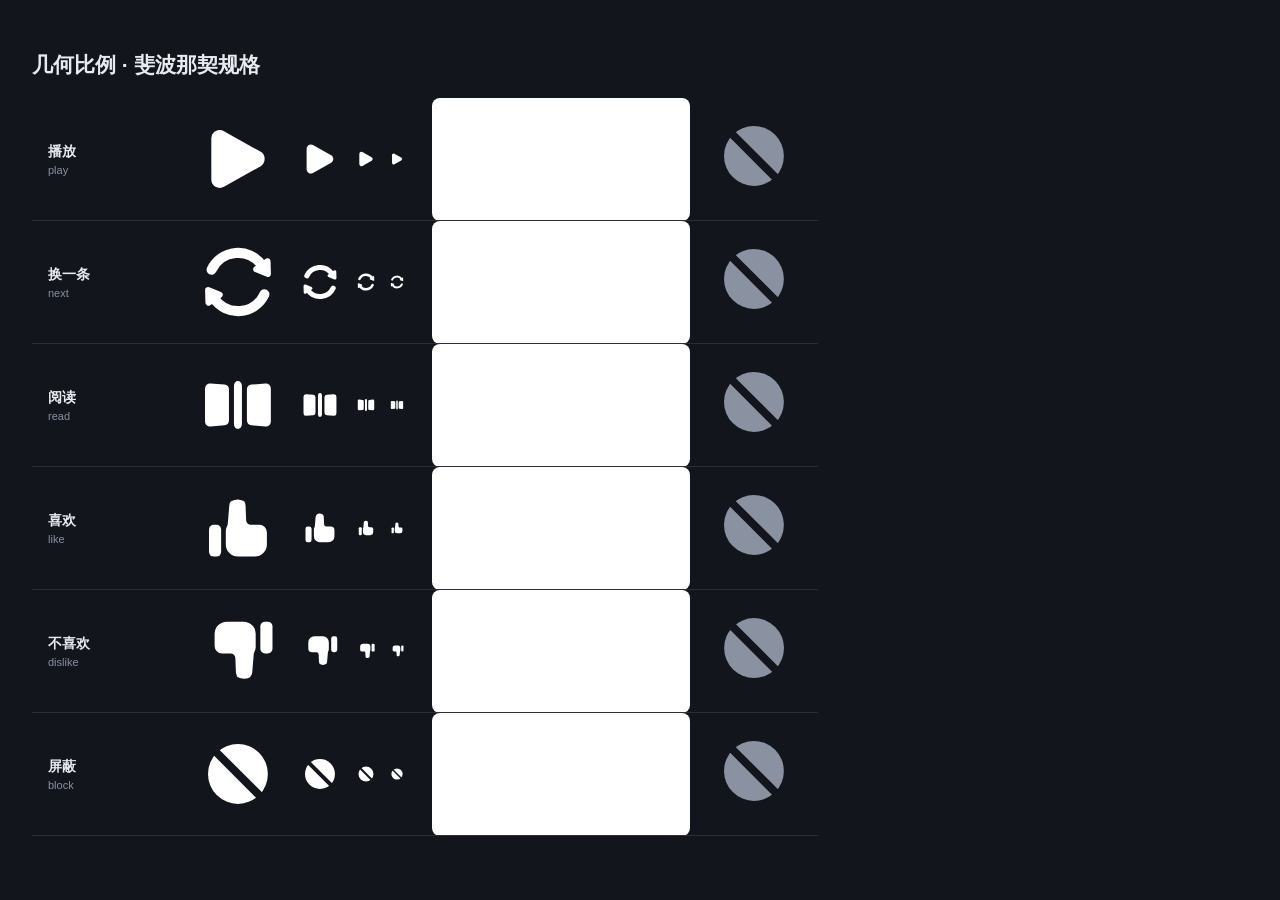
<file: desktop/icons-golden/preview.html>
<!doctype html><html lang="zh-CN"><meta charset="utf-8"><title>几何比例图标预览</title>
<style>body{background:#12151b;color:#e8eaf0;font:14px/1.5 "Segoe UI","Microsoft YaHei",sans-serif;padding:24px}
table{border-collapse:collapse}td{padding:10px 16px;border-bottom:1px solid #2a2e38;vertical-align:middle}
td.lb{font-weight:600;width:110px}td.lb span{display:block;color:#8a91a0;font-size:11px;font-weight:400}
td.lt{background:#fff;border-radius:8px}img{vertical-align:middle;margin-right:10px}</style>
<h2>几何比例 · 斐波那契规格</h2><table><tr><td class="lb">播放<span>play</span></td><td><img src="play.svg" width="96"><img src="play.svg" width="48"><img src="play.svg" width="24"><img src="play.svg" width="18"></td><td class="lt"><img src="play.svg" width="96"><img src="play.svg" width="48"><img src="play.svg" width="24"><img src="play.svg" width="18"></td><td><svg width="96" height="96" style="color:#8a91a0"><use href="icons.svg#ico-play"/></svg></td></tr><tr><td class="lb">换一条<span>next</span></td><td><img src="next.svg" width="96"><img src="next.svg" width="48"><img src="next.svg" width="24"><img src="next.svg" width="18"></td><td class="lt"><img src="next.svg" width="96"><img src="next.svg" width="48"><img src="next.svg" width="24"><img src="next.svg" width="18"></td><td><svg width="96" height="96" style="color:#8a91a0"><use href="icons.svg#ico-next"/></svg></td></tr><tr><td class="lb">阅读<span>read</span></td><td><img src="read.svg" width="96"><img src="read.svg" width="48"><img src="read.svg" width="24"><img src="read.svg" width="18"></td><td class="lt"><img src="read.svg" width="96"><img src="read.svg" width="48"><img src="read.svg" width="24"><img src="read.svg" width="18"></td><td><svg width="96" height="96" style="color:#8a91a0"><use href="icons.svg#ico-read"/></svg></td></tr><tr><td class="lb">喜欢<span>like</span></td><td><img src="like.svg" width="96"><img src="like.svg" width="48"><img src="like.svg" width="24"><img src="like.svg" width="18"></td><td class="lt"><img src="like.svg" width="96"><img src="like.svg" width="48"><img src="like.svg" width="24"><img src="like.svg" width="18"></td><td><svg width="96" height="96" style="color:#8a91a0"><use href="icons.svg#ico-like"/></svg></td></tr><tr><td class="lb">不喜欢<span>dislike</span></td><td><img src="dislike.svg" width="96"><img src="dislike.svg" width="48"><img src="dislike.svg" width="24"><img src="dislike.svg" width="18"></td><td class="lt"><img src="dislike.svg" width="96"><img src="dislike.svg" width="48"><img src="dislike.svg" width="24"><img src="dislike.svg" width="18"></td><td><svg width="96" height="96" style="color:#8a91a0"><use href="icons.svg#ico-dislike"/></svg></td></tr><tr><td class="lb">屏蔽<span>block</span></td><td><img src="block.svg" width="96"><img src="block.svg" width="48"><img src="block.svg" width="24"><img src="block.svg" width="18"></td><td class="lt"><img src="block.svg" width="96"><img src="block.svg" width="48"><img src="block.svg" width="24"><img src="block.svg" width="18"></td><td><svg width="96" height="96" style="color:#8a91a0"><use href="icons.svg#ico-block"/></svg></td></tr></table></body></html>
</file>
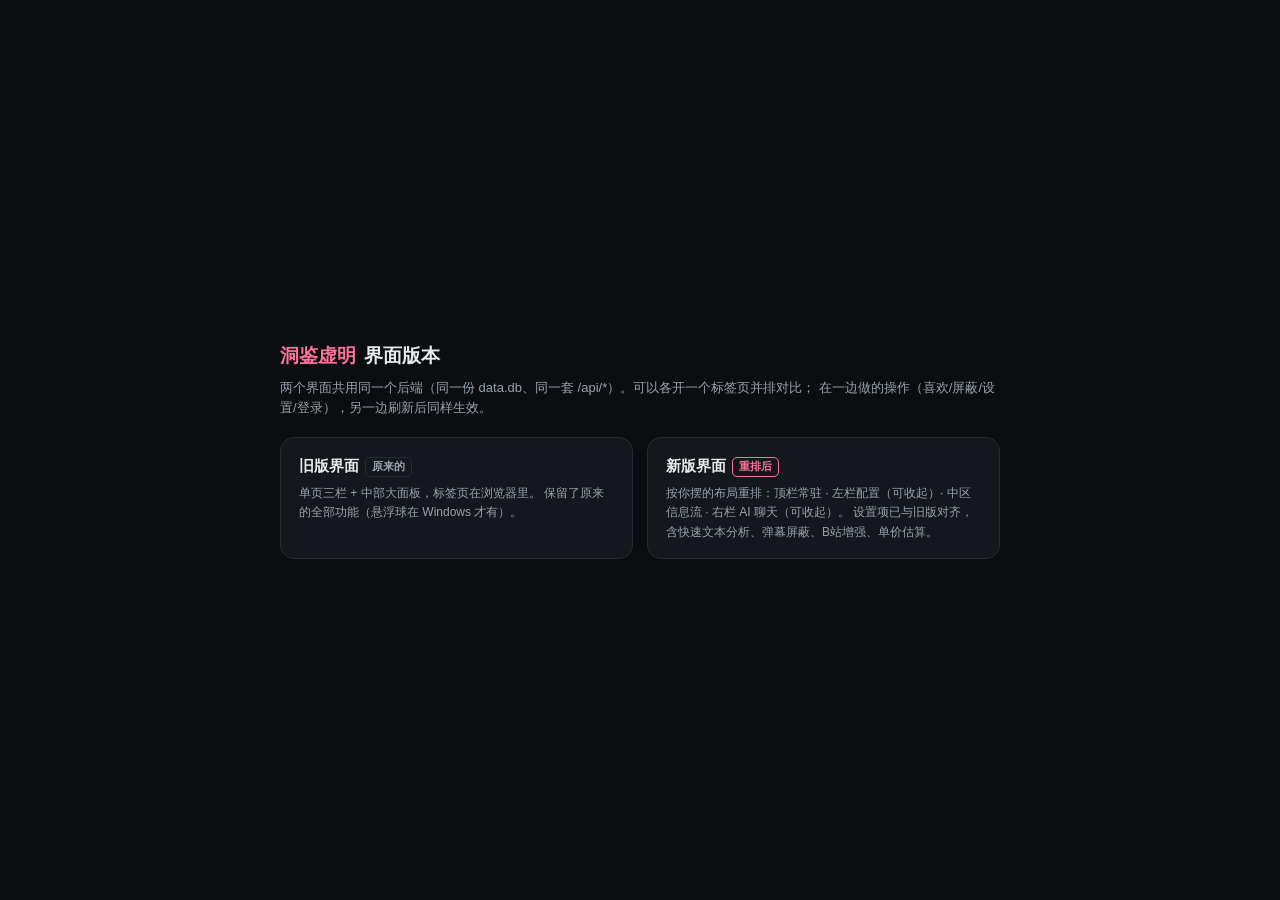
<file: desktop/web/ui.html>
<!DOCTYPE html>
<html lang="zh-CN">
<head>
<meta charset="UTF-8">
<meta name="viewport" content="width=device-width, initial-scale=1.0">
<title>洞鉴虚明 · 选择界面版本</title>
<style>
  :root{--accent:#fb7299;--bg:#0b0d10;--panel:#14171c;--line:#262c34;--fg:#e8eaed;--fg2:#98a2ae}
  *{box-sizing:border-box}
  body{margin:0;min-height:100vh;background:var(--bg);color:var(--fg);display:flex;
    align-items:center;justify-content:center;padding:24px;
    font:14px/1.6 -apple-system,"Segoe UI","Noto Sans CJK SC","Microsoft YaHei",sans-serif}
  .box{max-width:720px;width:100%}
  h1{font-size:19px;margin:0 0 6px;display:flex;align-items:center;gap:8px}
  h1 span{color:var(--accent)}
  p.tip{color:var(--fg2);font-size:13px;margin:0 0 18px}
  .cards{display:grid;grid-template-columns:1fr 1fr;gap:14px}
  @media (max-width:600px){.cards{grid-template-columns:1fr}}
  a.card{display:block;text-decoration:none;color:inherit;background:var(--panel);border:1px solid var(--line);
    border-radius:14px;padding:16px 18px;transition:border-color .15s,transform .15s}
  a.card:hover{border-color:var(--accent);transform:translateY(-2px)}
  a.card b{display:block;font-size:15px;margin-bottom:6px}
  a.card small{color:var(--fg2);font-size:12px;line-height:1.6;display:block}
  .tag{display:inline-block;font-size:11px;border:1px solid var(--line);border-radius:5px;padding:0 6px;
    color:var(--fg2);margin-left:6px;vertical-align:middle}
  .tag.new{border-color:var(--accent);color:var(--accent)}
</style>
</head>
<body>
<div class="box">
  <h1><span>洞鉴虚明</span> 界面版本</h1>
  <p class="tip">两个界面共用同一个后端（同一份 data.db、同一套 /api/*）。可以各开一个标签页并排对比；
     在一边做的操作（喜欢/屏蔽/设置/登录），另一边刷新后同样生效。</p>
  <div class="cards">
    <a class="card" href="/">
      <b>旧版界面<span class="tag">原来的</span></b>
      <small>单页三栏 + 中部大面板，标签页在浏览器里。
        保留了原来的全部功能（悬浮球在 Windows 才有）。</small>
    </a>
    <a class="card" href="/new">
      <b>新版界面<span class="tag new">重排后</span></b>
      <small>按你摆的布局重排：顶栏常驻 · 左栏配置（可收起）· 中区信息流 · 右栏 AI 聊天（可收起）。
        设置项已与旧版对齐，含快速文本分析、弹幕屏蔽、B站增强、单价估算。</small>
    </a>
  </div>
</div>
</body>
</html>
</file>
